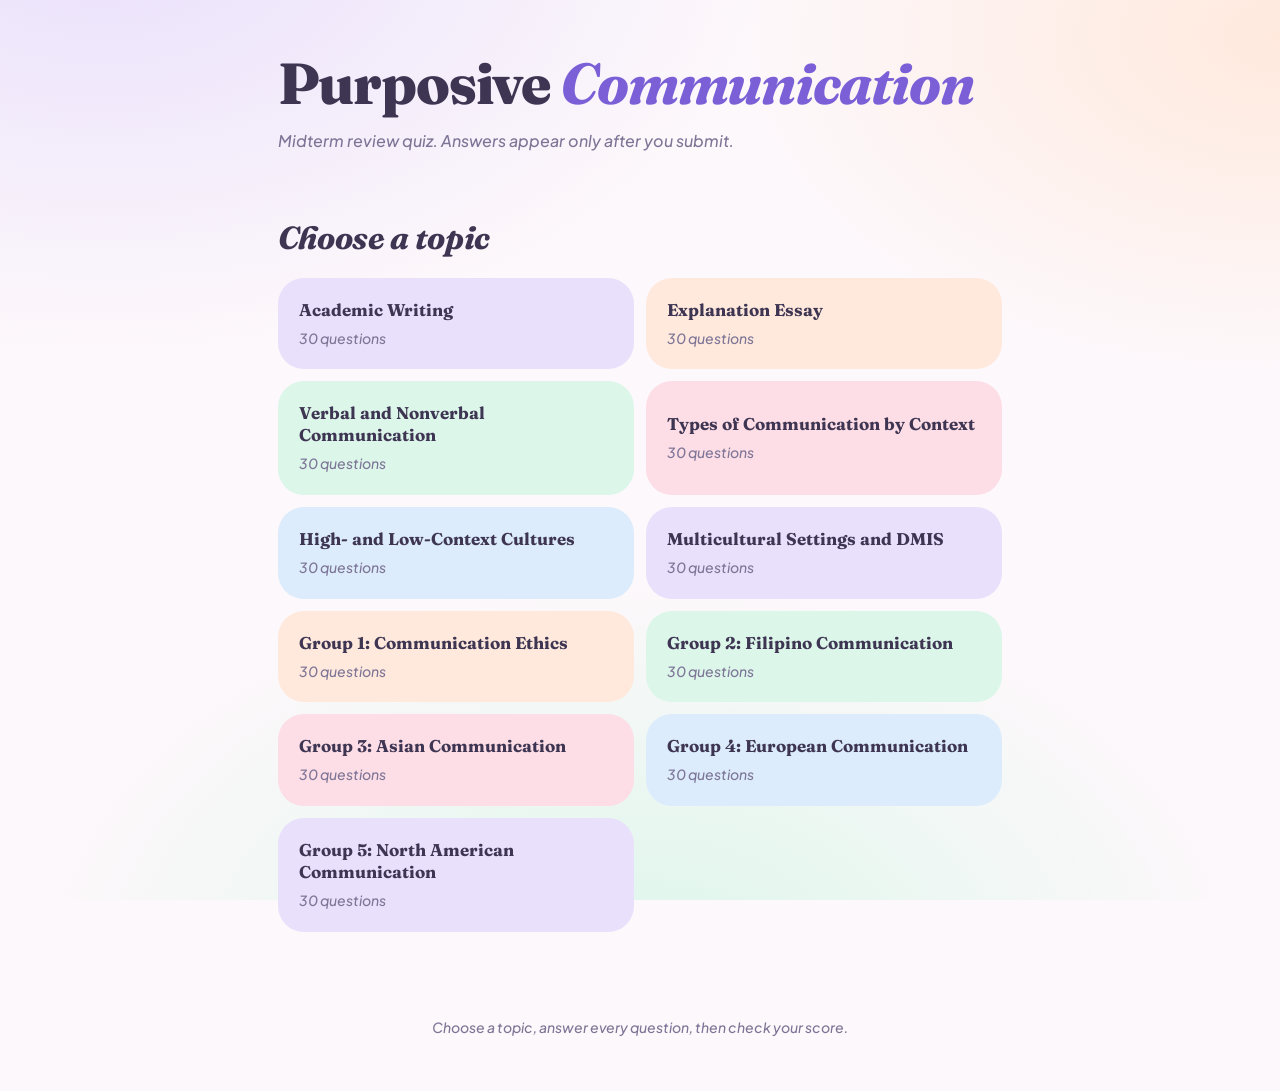
<file: index.html>
<!doctype html>
<html lang="en">
<head>
  <meta charset="utf-8">
  <meta name="viewport" content="width=device-width, initial-scale=1, viewport-fit=cover">
  <meta name="color-scheme" content="light dark">
  <meta name="theme-color" content="#fdf8fb" media="(prefers-color-scheme: light)">
  <meta name="theme-color" content="#1b1824" media="(prefers-color-scheme: dark)">
  <title>Purposive Communication Midterm Quiz</title>
  <meta name="description" content="A midterm review quiz for Purposive Communication. Choose a topic, answer every question, and check your score.">
  <link rel="canonical" href="https://purposive-communication.vercel.app/">
  <meta property="og:type" content="website">
  <meta property="og:url" content="https://purposive-communication.vercel.app/">
  <meta property="og:title" content="Purposive Communication Midterm Quiz">
  <meta property="og:description" content="Choose a topic, answer every question, and check your score.">
  <meta name="twitter:card" content="summary">
  <link rel="icon" href="favicon.svg" type="image/svg+xml">
  <link rel="preconnect" href="https://fonts.googleapis.com">
  <link rel="preconnect" href="https://fonts.gstatic.com" crossorigin>
  <link rel="stylesheet" href="https://fonts.googleapis.com/css2?family=Fraunces:ital,opsz,wght@0,9..144,500;0,9..144,700;0,9..144,800;1,9..144,500;1,9..144,700;1,9..144,800&family=Plus+Jakarta+Sans:ital,wght@0,400;0,500;0,600;1,500&display=swap">
  <link rel="stylesheet" href="styles.css">
  <script type="module" src="app.js"></script>
</head>
<body>
  <header>
    <h1>Purposive <em>Communication</em></h1>
    <p>Midterm review quiz. Answers appear only after you submit.</p>
  </header>

  <main>
    <noscript><p>This quiz needs JavaScript. Please enable it and reload the page.</p></noscript>

    <section id="picker" aria-labelledby="pick-title">
      <h2 id="pick-title" tabindex="-1">Choose a topic</h2>
      <ul class="topics" id="topic-list"></ul>
    </section>

    <section id="quiz-view" aria-labelledby="quiz-title" hidden>
      <h2 id="quiz-title" tabindex="-1"></h2>

      <div class="bar">
        <div class="meter" id="meter" role="progressbar" aria-label="Questions answered" aria-valuemin="0" aria-valuemax="1" aria-valuenow="0"><span></span></div>
        <output id="count" form="quiz">0/0</output>
      </div>

      <div id="result" class="score" role="status" hidden></div>

      <form id="quiz" aria-label="Quiz questions" novalidate></form>

      <div class="actions">
        <button class="btn" type="submit" form="quiz" id="submit">Submit answers</button>
        <button class="btn ghost" type="button" id="retry" hidden>Retry</button>
        <button class="btn ghost" type="button" id="back">All topics</button>
      </div>
    </section>
  </main>

  <footer>
    <p>Choose a topic, answer every question, then check your score.</p>
  </footer>
</body>
</html>
</file>
<file: styles.css>
:root {
  --phi: 1.618;
  --f1: 0.25rem;
  --f2: 0.5rem;
  --f3: 0.75rem;
  --f5: 1.25rem;
  --f8: 2rem;
  --f13: 3.25rem;
  --f21: 5.25rem;
  --r: 1.618rem;
  --r-sm: 1rem;
  --r-xs: 0.618rem;
  --measure: 45.3rem;
  --ease: cubic-bezier(0.22, 1, 0.36, 1);
  --spring: cubic-bezier(0.34, 1.56, 0.64, 1);
  --bg: light-dark(#fdf8fb, #1b1824);
  --card: light-dark(#ffffff, #262234);
  --ink: light-dark(#3d3552, #f3eefb);
  --muted: light-dark(#7d7596, #b9b1d1);
  --line: light-dark(#eee5f6, #3a3450);
  --accent: light-dark(#7a5fd6, #b9a6f5);
  --on-accent: light-dark(#ffffff, #221d33);
  --lavender: light-dark(#e9e0fb, #2f2848);
  --peach: light-dark(#ffe9dd, #3b2b2f);
  --mint: light-dark(#dcf6ea, #223a37);
  --rose: light-dark(#fddde6, #3d2634);
  --sky: light-dark(#dcecfc, #22344a);
  --ok: light-dark(#2f8f6b, #8fe0bc);
  --bad: light-dark(#c2526f, #f5a9bd);
  --shadow: 0 calc(var(--f2)) calc(var(--f8)) light-dark(rgb(122 95 214 / 0.12), rgb(0 0 0 / 0.35));
  color-scheme: light dark;
}
*, *::before, *::after { box-sizing: border-box; }
html { scroll-behavior: smooth; -webkit-text-size-adjust: 100%; }
body {
  margin: 0;
  min-height: 100dvh;
  color: var(--ink);
  font: 400 1rem/1.618 "Plus Jakarta Sans", system-ui, sans-serif;
  -webkit-font-smoothing: antialiased;
  text-rendering: optimizeLegibility;
  padding: max(var(--f5), env(safe-area-inset-top)) var(--f5) max(var(--f13), env(safe-area-inset-bottom));
  background:
    radial-gradient(60rem 38rem at 8% -8%, var(--lavender), transparent 70%),
    radial-gradient(48rem 30rem at 100% 4%, var(--peach), transparent 70%),
    radial-gradient(52rem 34rem at 50% 108%, var(--mint), transparent 72%),
    var(--bg);
  background-attachment: fixed;
}
header, main, footer { max-width: var(--measure); margin-inline: auto; }
header { padding-block: var(--f8) var(--f3); animation: rise 0.9s var(--ease) both; }
h1 {
  margin: 0 0 var(--f3);
  font: 800 clamp(2.236rem, 7vw, 3.618rem)/1.1 "Fraunces", Georgia, serif;
  letter-spacing: -0.02em;
  text-wrap: balance;
}
h1 em { font-style: italic; font-weight: 700; color: var(--accent); }
h2 {
  margin: var(--f13) 0 var(--f5);
  font: italic 700 clamp(1.5rem, 4vw, 2rem)/1.25 "Fraunces", Georgia, serif;
  letter-spacing: -0.01em;
  text-wrap: balance;
}
h2:focus { outline: none; }
p { margin: 0; color: var(--muted); font-style: italic; font-weight: 500; text-wrap: pretty; }
footer { margin-top: var(--f21); text-align: center; font-size: 0.875rem; }
[hidden] { display: none !important; }
main > section:not([hidden]) { animation: rise 0.7s var(--ease) both; }

.topics { display: grid; grid-template-columns: repeat(auto-fit, minmax(16.18rem, 1fr)); gap: var(--f3); margin: 0; padding: 0; list-style: none; }
.topics li { --tint: var(--lavender); }
.topics li:nth-child(5n + 2) { --tint: var(--peach); }
.topics li:nth-child(5n + 3) { --tint: var(--mint); }
.topics li:nth-child(5n + 4) { --tint: var(--rose); }
.topics li:nth-child(5n + 5) { --tint: var(--sky); }
.topics button {
  width: 100%;
  height: 100%;
  padding: var(--f5);
  text-align: start;
  font: 700 1.0625rem/1.3 "Fraunces", Georgia, serif;
  color: var(--ink);
  background: var(--tint);
  border: 1px solid transparent;
  border-radius: var(--r);
  cursor: pointer;
  transition: transform 0.5s var(--spring), box-shadow 0.5s var(--ease), border-color 0.3s var(--ease);
}
.topics small { display: block; margin-top: var(--f2); font: italic 500 0.875rem/1.4 "Plus Jakarta Sans", sans-serif; color: var(--muted); }
.topics button:hover { transform: translateY(calc(var(--f1) * -1)) scale(1.012); box-shadow: var(--shadow); border-color: var(--accent); }
.topics button:active { transform: scale(0.985); transition-duration: 0.12s; }
.topics button:focus-visible, .btn:focus-visible, .choice:has(input:focus-visible) { outline: 3px solid var(--accent); outline-offset: 3px; }

.bar { position: sticky; top: 0; z-index: 2; display: flex; align-items: center; gap: var(--f3); padding: var(--f3) 0; backdrop-filter: blur(1rem) saturate(1.2); background: color-mix(in srgb, var(--bg) 72%, transparent); }
.meter { flex: 1; height: var(--f2); overflow: hidden; border-radius: 99rem; background: var(--lavender); }
.meter span { display: block; height: 100%; border-radius: inherit; background: linear-gradient(90deg, var(--accent), color-mix(in srgb, var(--accent) 55%, #f9a8c9)); transform: scaleX(var(--p, 0)); transform-origin: left; transition: transform 0.7s var(--ease); }
output { font: italic 700 0.9375rem/1 "Fraunces", serif; color: var(--accent); font-variant-numeric: tabular-nums; }

form { display: grid; gap: var(--f5); margin-block: var(--f3) var(--f8); }
fieldset {
  min-width: 0;
  margin: 0;
  padding: var(--f5);
  border: 1px solid var(--line);
  border-radius: var(--r);
  background: var(--card);
  box-shadow: var(--shadow);
  animation: rise 0.8s var(--ease) both;
  animation-delay: calc(min(var(--i, 0), 8) * 70ms);
  transition: border-color 0.4s var(--ease);
}
fieldset:has(.note.yes) { border-color: var(--ok); }
fieldset:has(.note.nope) { border-color: var(--bad); }
legend { float: left; width: 100%; margin: 0 0 var(--f3); padding: 0; font: 700 1.125rem/1.4 "Fraunces", Georgia, serif; text-wrap: pretty; }
legend + * { clear: both; }
.choice {
  display: flex;
  gap: var(--f3);
  align-items: flex-start;
  margin-top: var(--f2);
  padding: var(--f3) var(--f5);
  border: 1px solid var(--line);
  border-radius: var(--r-sm);
  cursor: pointer;
  transition: transform 0.4s var(--spring), border-color 0.3s var(--ease), background-color 0.4s var(--ease);
}
.choice:hover { border-color: var(--accent); background: var(--lavender); }
.choice:active { transform: scale(0.985); transition-duration: 0.1s; }
.choice:has(input:checked) { border-color: var(--accent); background: var(--lavender); }
.choice input { flex: none; margin: 0.3rem 0 0; accent-color: var(--accent); }
.choice b { font-family: "Fraunces", serif; font-style: italic; font-weight: 800; color: var(--accent); }
.choice.ok, .choice.ok:has(input:checked) { border-color: var(--ok); background: var(--mint); font-weight: 600; }
.choice.no, .choice.no:has(input:checked) { border-color: var(--bad); background: var(--rose); }
.note { margin: var(--f3) 0 0; font: italic 700 0.9375rem/1.5 "Fraunces", serif; animation: rise 0.6s var(--ease) both; }
.note.yes { color: var(--ok); }
.note.nope { color: var(--bad); }

.actions { display: flex; flex-wrap: wrap; gap: var(--f3); }
.btn {
  padding: var(--f3) var(--f8);
  font: 700 1rem/1.618 "Plus Jakarta Sans", sans-serif;
  color: var(--on-accent);
  background: var(--accent);
  border: 1px solid var(--accent);
  border-radius: 99rem;
  cursor: pointer;
  transition: transform 0.5s var(--spring), box-shadow 0.5s var(--ease), background-color 0.3s var(--ease);
}
.btn:hover { transform: translateY(calc(var(--f1) * -0.5)); box-shadow: var(--shadow); }
.btn:active { transform: scale(0.97); transition-duration: 0.1s; }
.btn.ghost { color: var(--ink); background: transparent; border-color: var(--line); }
.btn.ghost:hover { background: var(--lavender); border-color: var(--accent); }

.score { margin-bottom: var(--f5); padding: var(--f8) var(--f5); text-align: center; font: italic 500 1.0625rem/1.618 "Fraunces", serif; color: var(--muted); border-radius: var(--r); background: linear-gradient(135deg, var(--lavender), var(--peach) 61.8%, var(--mint)); animation: pop 0.9s var(--spring) both; }
.score strong { display: block; margin-bottom: var(--f2); font: italic 800 clamp(2.618rem, 10vw, 4.236rem)/1 "Fraunces", serif; color: var(--accent); font-variant-numeric: tabular-nums; }

@keyframes rise { from { opacity: 0; transform: translateY(var(--f5)); } to { opacity: 1; transform: none; } }
@keyframes pop { from { opacity: 0; transform: scale(0.92); } to { opacity: 1; transform: none; } }
::view-transition-old(root), ::view-transition-new(root) { animation-duration: 0.45s; animation-timing-function: var(--ease); }

@media (prefers-reduced-motion: reduce) {
  html { scroll-behavior: auto; }
  *, *::before, *::after { animation: none !important; transition: none !important; }
}
@media (max-width: 30rem) {
  .btn { flex: 1 1 100%; }
}
</file>
